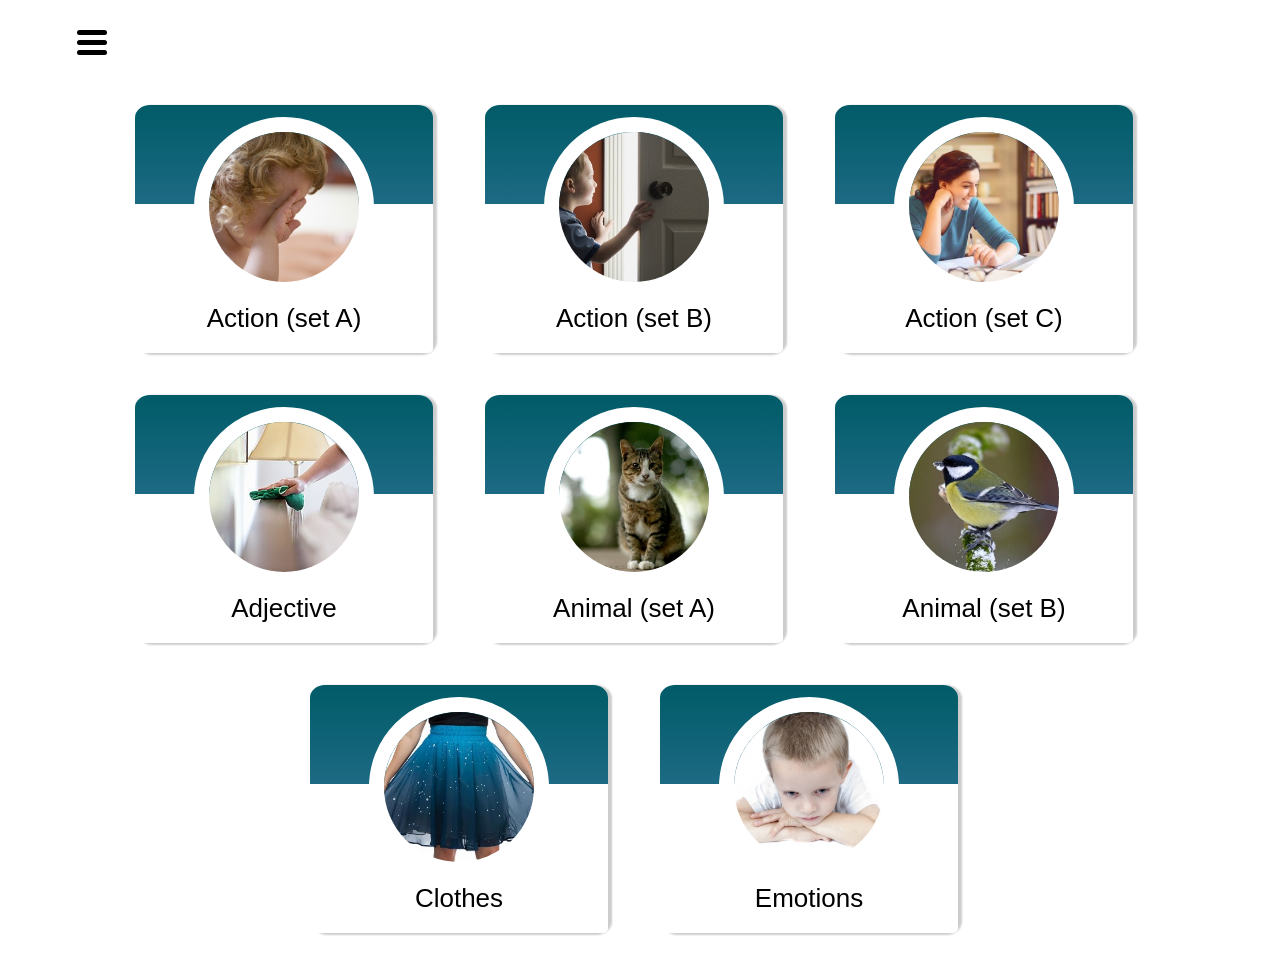
<file: index.html>
<!DOCTYPE html>
<html lang="en">
<head>
    <meta charset="UTF-8">
    <meta name="viewport" content="width=device-width, initial-scale=1.0">
    <title>English for kids</title>
    <link rel="stylesheet" href="styles.css">
</head>
<body>
    <div class="wrapper">
        <div class = "header-block">
            <div class="burger">
                <div class="burger-icon"></div>
            </div>
            <div class="train-switch">
                <label class="switch">
                    <input type="checkbox" class="check"/>
                    <div class="switch-btn"></div>
                </label>
            </div>
            <div class="navigation-block">
                <div class="navigation">
                    <ul class="navigation-list">
                        <li><a>Main Page</a></li>
                        <li><a>Action (set A)</a></li>
                        <li><a>Action (set B)</a></li>
                        <li><a>Action (set C)</a></li>
                        <li><a>Adjective</a></li>
                        <li><a>Animal (set A)</a></li>
                        <li><a>Animal (set B)</a></li>
                        <li><a>Clothes</a></li>
                        <li><a>Emotions</a></li>
                        <li><a>Statistic</a></li>
                    </ul>
                </div>
            </div>
        </div>
    </div>
    <script src = "main.js" type="module"></script>
</body>
</html>
</file>
<file: styles.css>
* {
    margin: 0 auto;
    font-family: sans-serif;
}

.header-block {
    position: relative;
    margin-top: 40px;
    width: 88%;
    height: 45px;
}

.burger {
    position: absolute;
    left: 0;
    z-index: 1000;
}

.burger-icon {
    position: relative;
    width: 30px;
    height: 5px;
    border-radius: 5px;
    background-color: black;
}

.burger-icon:before {
    position: absolute;
    left: 0;
    top: -10px;
    content: '';
    display: block;
    width: 30px;
    height: 5px;
    border-radius: 5px;
    background-color: black;
    transition: transform 0.2s ease-in, top 0.2s linear 0.2s;
}
.burger-icon:after {
    position: absolute;
    left: 0;
    top: 10px;
    content: '';
    display: block;
    width: 30px;
    height: 5px;
    border-radius: 5px;
    background-color: black;
    transition: transform 0.2s ease-in, top 0.2s linear 0.2s;
}

.burger-icon.burger-icon-active {
    background-color: transparent;
}

.burger-icon.burger-icon.burger-icon-active::before{
    transform: rotate(45deg);
    top: 0;
    transition: top 0.2s linear, transform 0.2s ease-in 0.2s;
}

.burger-icon.burger-icon.burger-icon-active::after{
    transform: rotate(-45deg);
    top: 0;
    transition: all 0.2s ease-in;
    transition: top 0.2s linear, transform 0.2s ease-in 0.2s;
}

.train-switch {
    position: absolute;
    right: 0;
    top: -30px;
}

.switch {
    opacity: 0;
 }

.switch-btn{
    position: relative;
    width: 80px;
    height: 30px;
    background-color: lightgray;
    cursor: pointer;
    border-radius: 20px;
}

.switch-btn:before {
    position: absolute;
    height: 26px;
    width: 26px;
    border-radius: 50%;
    content: '';
    background: white;
    left: 2px;
    top: 2px;
    transition: all 0.2s ease-out;
}

input[type=checkbox]:checked + .switch-btn:before {
    left: 52px;
}

input[type=checkbox]:checked + .switch-btn {
    background: rgb(33, 231, 178);
}

.navigation-block{
    position: fixed;
    display: flex;
    top: 0;
    left: 0;
    width: 250px;
    height: 100%;
    z-index: 5;
    background-color: rgb(29, 106, 132);
    transform: translateX(-100%);
    transition: 0.5s;
}

.navigation-block--game {
    background: linear-gradient(180deg,#007b7d,rgb(7, 255, 189) 100%,#fff 0,#fff);
}

.navigation-block-active{
    transform: translateX(0%);
}

.navigation {
    display: flex;
    align-items: center;
    justify-content: center;
}

.navigation-list {
    margin: 0;
    padding: 0;
    list-style-type: none;
    font-family: 'Lucida Sans', 'Lucida Sans Regular', 'Lucida Grande', 'Lucida Sans Unicode', Geneva, Verdana;
    color: #000;
}

.navigation-list li {
    margin-bottom: 10px;
    cursor: pointer;
}

.li-active {
    color: white;
}

.navigation-list li:hover {
    color: white;
}

.content-block {
    display: flex;
    flex-wrap: wrap;
    width: 95%;
    justify-content: center;
}

.game-string {
    display: flex;
    flex-wrap: wrap;
    flex-direction: row;
    width: 100%;
    height: 40px;
    overflow-x: hidden;
}

.game-button {
    display: block;
    width: 60%;
    margin: 20px 30% 20px 30%;
    height: 50px;
    border-radius: 15px;
    border: none;
    outline: none;
    cursor: pointer;
    font-size: 20px;
    color: white;
    background: linear-gradient(40deg,#005b67, rgb(29, 106, 132));
    transition: all 1s;
}

.game-button:hover {
    box-shadow:0px 0px 15px 9px rgb(204, 202, 202);
}

.game-button-active {
    width: 85px;
    height: 85px;
    font-size: 0;
    background-image: url(./img/repeat.svg),linear-gradient(180deg,#007b7d,rgb(7, 255, 189) 100%,#fff 0,#fff);
    border-radius: 50%;
    background-repeat: no-repeat;
    background-size: 32px 32px,cover;
    background-position: 50%;
}

.star-compl {
    display: block;
    margin: 0;
    width: 40px;
    height: 40px;
    background-size: 40px 40px;
    background-image: url(./img/star-win.svg);
}

.star-defeate {
    display: block;
    margin: 0;
    width: 40px;
    height: 40px;
    background-size: 40px 40px;
    background-image: url(./img/star.svg); 
}

.card-container {
    margin: 0;
    width: 350px;
    height: 290px;
}

.card {
    position: relative;
    font-size: 26px;
    margin: 20px;
    width: 298px;
    height: 248px;
    border: 1px;
    border-radius: 5%;
    perspective: 1000px;
}


.back-card {
    position: absolute;
    width: 100%;
    height: 100%;
    transition: all 1s;
    border-radius: 5%;
    backface-visibility: hidden;
    transform: rotateY(180deg);
    background-size: contain;
}

.front-active {
    transform: rotateY(180deg);
    box-shadow: none;
}

.back-active {
    transform: rotateY(360deg);
    box-shadow:0px 0px 15px 9px rgba(0,0,0,0.21);
    cursor: pointer;
}

.front-card {
    position: absolute;
    width: 100%;
    height: 100%;
    border-radius: 5%;
    transition: all 1s;
    box-shadow: 3px 1px 2px 1px rgba(0, 0, 0, 0.2);
    backface-visibility: hidden;
    cursor: pointer;
    background-size: contain;
}

.front-card--game {
    background-size: cover;
}

.front-card-compl {
    opacity: 0.5;
}

.card--game {
    display: none;
}

.front-card:hover{
    box-shadow:0px 0px 15px 9px rgba(0,0,0,0.21);
}

.card--main {
    display: flex;
    justify-content: center;
    align-items: center;
    font-size: 26px;
    margin: 20px;
    width: 298px;
    height: 248px;
    border: 1px;
    background: linear-gradient(180deg,#005b67,rgb(29, 106, 132) 40%,#fff 0,#fff);
    border-radius: 5%;
    box-shadow: 3px 1px 2px 1px rgba(0, 0, 0, 0.2);
    perspective: 1000px;
    cursor: pointer;
    z-index: 5;
}

.main--game {
    background: linear-gradient(180deg,#007b7d,rgb(7, 255, 189) 40%,#fff 0,#fff);
}

.card--main:hover{
    box-shadow:0px 0px 15px 9px rgba(0,0,0,0.21);
}

.main-card-img{
    display: block;
    margin-top: -15%;
    width: 150px;
    height: 150px;
    object-fit: cover;
    border: 15px solid white;
    border-radius: 100%;
}

.card-header {
    position: absolute;
    background-color: white;
    bottom: 0;
    padding: 0 15px 0 15px;
    border-radius: 5px;
    width: 268px;
    height: 50px;
    text-align: center;
}

.rotate {
    position: absolute;
    width: 50px;
    height: 50px;
    background-image: url(./img/rotate.229f42dc.png);
    background-size: 32px;
    background-repeat: no-repeat;
    background-position: center 16px;
    bottom: 5px;
    right: 5px;
    -webkit-filter: grayscale(1);
    filter: grayscale(1);
    cursor: pointer;
    transition: all 1s;
}

.rotate:hover{
    filter: grayscale(0);
}

.rotate-none {
    opacity: 0;
}

.win-or-lose {
    position: fixed;
    height: 100%;
    width: 100%;
    background-color: white;
    z-index: 5;
}

.win-or-lose--message{
    margin: 0 auto;
    margin-top: 120px;
    font-size: 40px;
    text-align: center;
}

.statistic-list {
    padding: 0;
    margin: 10px auto 10px auto;
    width: 100%;
    height: 100%;
    list-style-type: none;
}

.list-name {
    margin-bottom: 10px;
    font-size: 20px;
    font-weight: 500;
}

.statistic-row {
    display: inline-flex;
    width: 100%;
}

.statistic-row div {
    width: 20%;
    text-align: center;
    text-overflow: ellipsis;
    overflow: hidden;
}

.statistic-row--first {
    background-color: rgb(7, 255, 189);
    border-radius: 5px;
}

.button-block {
    margin-top: 15px;
    margin-bottom: 15px;
    display: inline-flex;
    width: 100%;
    height: 50px;
}

.button-statistic {
    min-width: 80px;
    width: 150px;
    font-size: 16px;
    border: none;
    border-radius: 5px;
    background-color: rgb(29, 106, 132);
    color: white;
    cursor: pointer;
    transition: all 1s;
    outline: none;
}

.button-statistic:hover {
    background: linear-gradient(180deg,#007b7d,rgb(7, 255, 189) 100%);
    box-shadow:0px 0px 15px 9px rgba(0,0,0,0.21);
}
</file>
